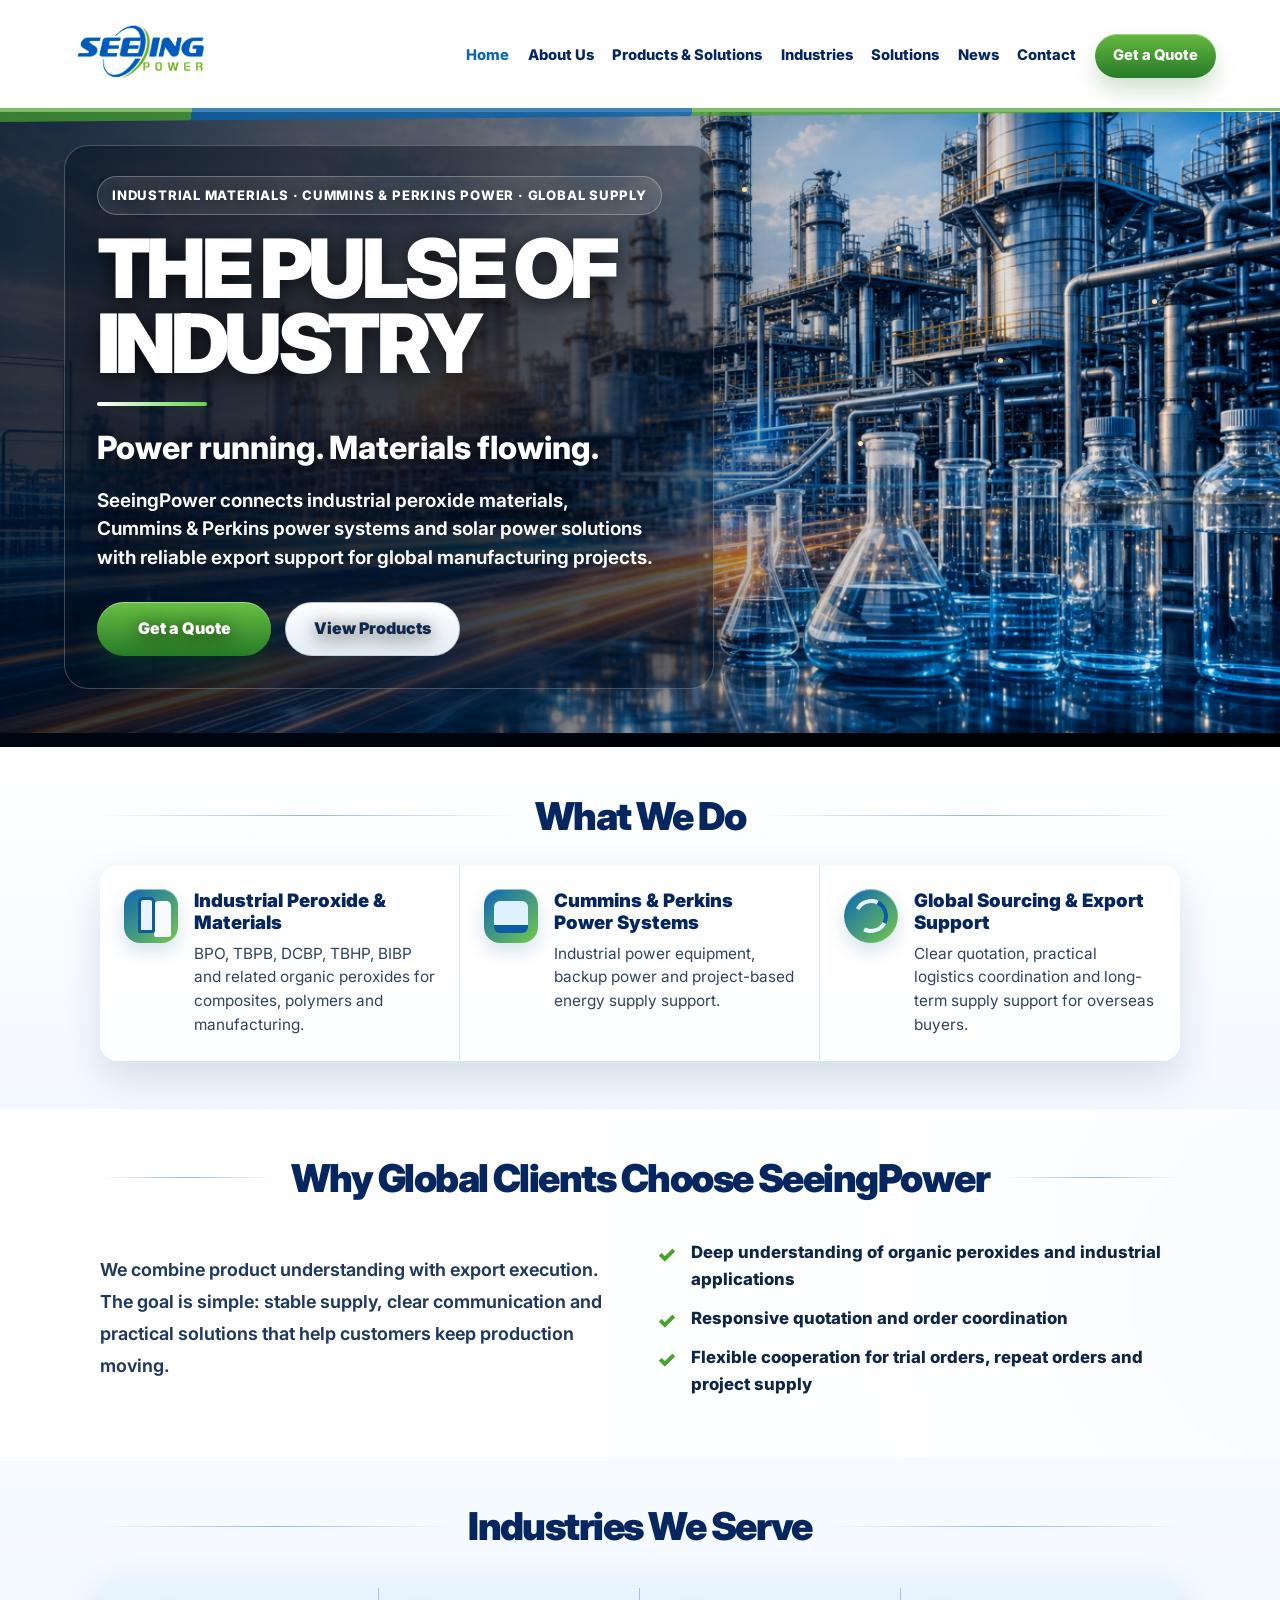
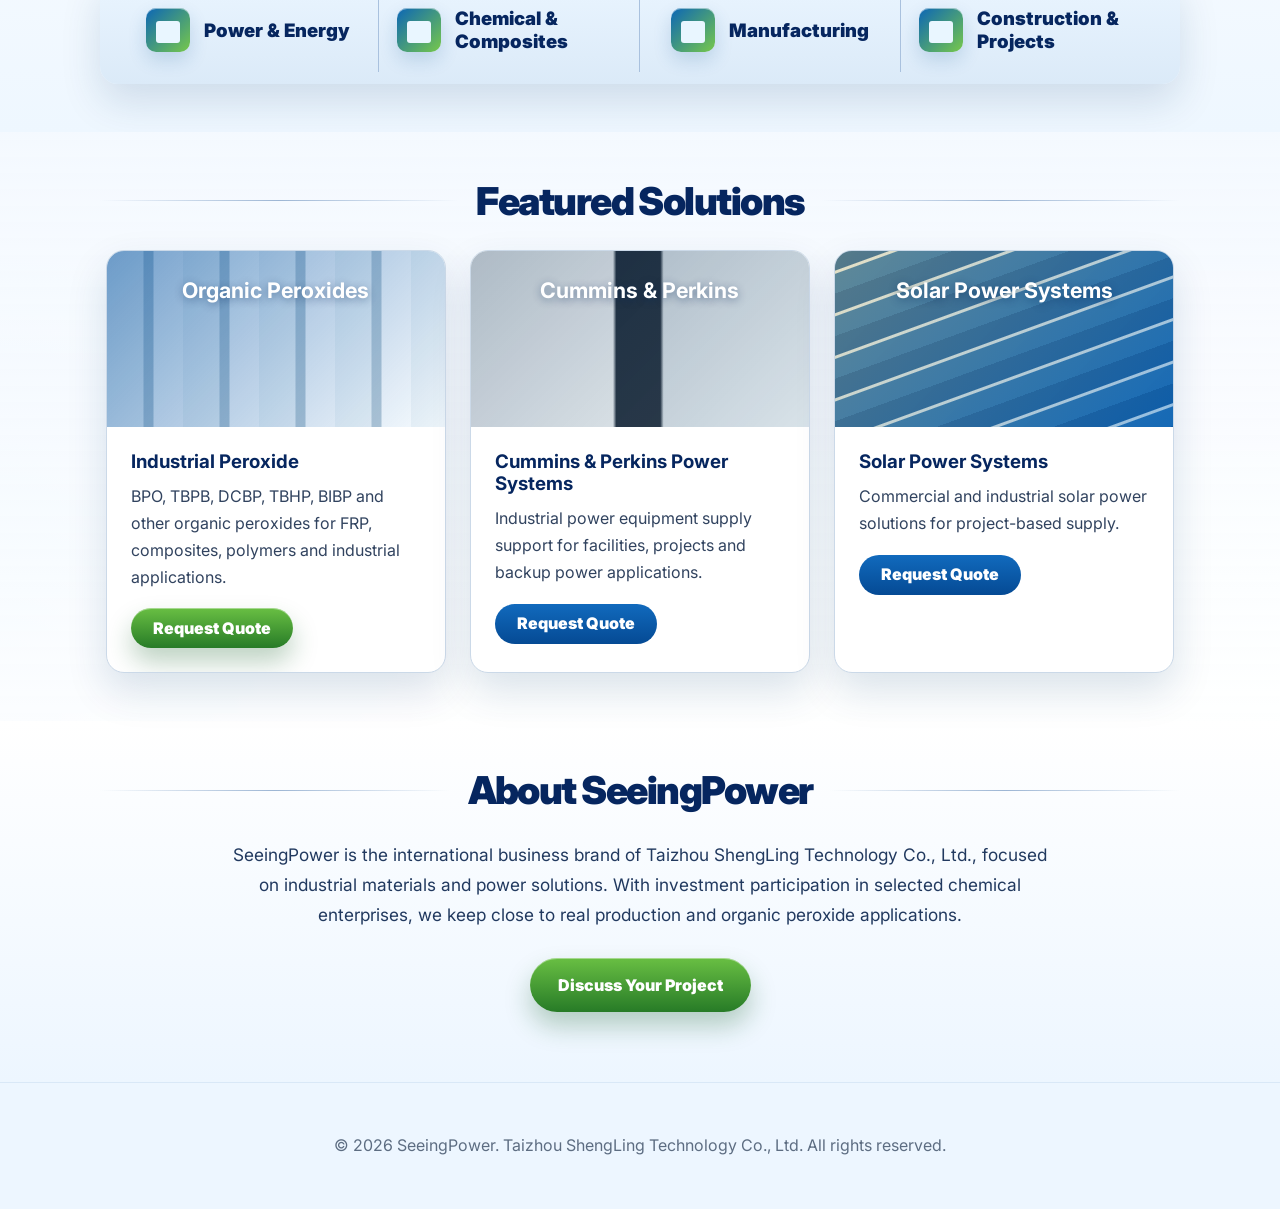
<file: index.html>
<!DOCTYPE html>
<html lang="en">
<head>
  <meta charset="UTF-8" />
  <meta name="viewport" content="width=device-width, initial-scale=1.0" />
  <meta name="description" content="SeeingPower supplies industrial peroxides, Cummins and Perkins power systems, solar power systems and sourcing support for global manufacturers and industrial buyers." />
  <meta name="keywords" content="SeeingPower, industrial peroxide supplier China, BPO supplier, TBPB supplier, TBHP supplier, Cummins power systems, Perkins power systems, solar power systems, industrial sourcing" />
  <meta name="author" content="Taizhou ShengLing Technology Co., Ltd." />
  <meta name="robots" content="index, follow" />
  <link rel="canonical" href="https://jackychatgpt.github.io/jackychatgpt-seeingpower-website/" />
  <meta property="og:title" content="SeeingPower | The Pulse of Industry" />
  <meta property="og:description" content="Power running. Materials flowing. Industrial peroxide, Cummins & Perkins power systems and export sourcing support from China." />
  <meta property="og:type" content="website" />
  <meta property="og:url" content="https://jackychatgpt.github.io/jackychatgpt-seeingpower-website/" />
  <meta property="og:image" content="https://jackychatgpt.github.io/jackychatgpt-seeingpower-website/assets/images/pulse-industry-hero.png" />
  <title>SeeingPower | Industrial Peroxide & Cummins Perkins Power Systems</title>
  <link rel="preconnect" href="https://fonts.googleapis.com" />
  <link rel="preconnect" href="https://fonts.gstatic.com" crossorigin />
  <link href="https://fonts.googleapis.com/css2?family=Inter:wght@400;500;600;700;800;900&display=swap" rel="stylesheet" />
  <link rel="stylesheet" href="css/style.css?v=20260620-structure-1" />
  <link rel="stylesheet" href="css/hero-photo.css?v=20260620-hero-structure-1" />
</head>
<body>
  <header class="site-header" data-header>
    <a class="brand" href="index.html" aria-label="SeeingPower home">
      <img class="brand-logo" src="assets/images/seeingpower-logo.png?v=9" alt="SeeingPower" />
    </a>
    <button class="nav-toggle" type="button" aria-label="Open navigation" aria-expanded="false" data-nav-toggle><span></span><span></span><span></span></button>
    <nav class="main-nav" data-nav>
      <a class="active" href="index.html">Home</a>
      <a href="about.html">About Us</a>
      <a href="products.html">Products &amp; Solutions</a>
      <a href="#industries">Industries</a>
      <a href="#featured-solutions">Solutions</a>
      <a href="news.html">News</a>
      <a href="contact.html">Contact</a>
      <a class="nav-cta" href="contact.html#get-quote">Get a Quote</a>
    </nav>
  </header>

  <main>
    <section class="hero hero-photo" id="home" aria-label="SeeingPower industrial photo banner">
      <div class="hero-copy reveal">
        <p class="hero-kicker">Industrial Materials · Cummins & Perkins Power · Global Supply</p>
        <h1>THE PULSE OF INDUSTRY</h1>
        <span class="title-rule" aria-hidden="true"></span>
        <p class="hero-subtitle">Power running. Materials flowing.</p>
        <p class="hero-description">
          SeeingPower connects industrial peroxide materials, Cummins & Perkins power systems and solar power solutions with reliable export support for global manufacturing projects.
        </p>
        <div class="hero-actions">
          <a class="btn btn-green" href="contact.html#get-quote">Get a Quote</a>
          <a class="btn btn-light" href="products.html">View Products</a>
        </div>
      </div>
    </section>

    <section class="section what-we-do" id="what-we-do">
      <div class="section-title"><span></span><h2>What We Do</h2><span></span></div>
      <div class="service-grid reveal">
        <article class="service-item"><span class="icon icon-material"></span><div><h3>Industrial Peroxide & Materials</h3><p>BPO, TBPB, DCBP, TBHP, BIBP and related organic peroxides for composites, polymers and manufacturing.</p></div></article>
        <article class="service-item"><span class="icon icon-power"></span><div><h3>Cummins & Perkins Power Systems</h3><p>Industrial power equipment, backup power and project-based energy supply support.</p></div></article>
        <article class="service-item"><span class="icon icon-global"></span><div><h3>Global Sourcing & Export Support</h3><p>Clear quotation, practical logistics coordination and long-term supply support for overseas buyers.</p></div></article>
      </div>
    </section>

    <section class="section why-section" id="why-choose-us">
      <div class="section-title"><span></span><h2>Why Global Clients Choose SeeingPower</h2><span></span></div>
      <div class="why-layout reveal">
        <div>
          <p class="lead-text">We combine product understanding with export execution. The goal is simple: stable supply, clear communication and practical solutions that help customers keep production moving.</p>
        </div>
        <ul class="check-list">
          <li>Deep understanding of organic peroxides and industrial applications</li>
          <li>Responsive quotation and order coordination</li>
          <li>Flexible cooperation for trial orders, repeat orders and project supply</li>
        </ul>
      </div>
    </section>

    <section class="section industries" id="industries">
      <div class="section-title"><span></span><h2>Industries We Serve</h2><span></span></div>
      <div class="industry-strip reveal">
        <article><span class="mini-icon power"></span><h3>Power & Energy</h3></article>
        <article><span class="mini-icon chemical"></span><h3>Chemical & Composites</h3></article>
        <article><span class="mini-icon manufacturing"></span><h3>Manufacturing</h3></article>
        <article><span class="mini-icon oil"></span><h3>Construction & Projects</h3></article>
      </div>
    </section>

    <section class="section featured" id="featured-solutions">
      <div class="section-title"><span></span><h2>Featured Solutions</h2><span></span></div>
      <div class="solution-grid reveal">
        <article class="solution-card"><div class="solution-art art-peroxide"><strong>Organic Peroxides</strong></div><div class="solution-body"><h3>Industrial Peroxide</h3><p>BPO, TBPB, DCBP, TBHP, BIBP and other organic peroxides for FRP, composites, polymers and industrial applications.</p><a href="contact.html#get-quote" class="small-btn green">Request Quote</a></div></article>
        <article class="solution-card"><div class="solution-art art-equipment"><strong>Cummins & Perkins</strong></div><div class="solution-body"><h3>Cummins & Perkins Power Systems</h3><p>Industrial power equipment supply support for facilities, projects and backup power applications.</p><a href="contact.html#get-quote" class="small-btn blue">Request Quote</a></div></article>
        <article class="solution-card"><div class="solution-art art-solar"><strong>Solar Power Systems</strong></div><div class="solution-body"><h3>Solar Power Systems</h3><p>Commercial and industrial solar power solutions for project-based supply.</p><a href="contact.html#get-quote" class="small-btn blue">Request Quote</a></div></article>
      </div>
    </section>

    <section class="section about-preview" id="about-preview">
      <div class="section-title"><span></span><h2>About SeeingPower</h2><span></span></div>
      <p>SeeingPower is the international business brand of Taizhou ShengLing Technology Co., Ltd., focused on industrial materials and power solutions. With investment participation in selected chemical enterprises, we keep close to real production and organic peroxide applications.</p>
      <a class="btn btn-green" href="contact.html#get-quote">Discuss Your Project</a>
    </section>
  </main>

  <footer class="site-footer"><p>© <span data-year></span> SeeingPower. Taizhou ShengLing Technology Co., Ltd. All rights reserved.</p></footer>
  <script src="js/main.js?v=20260620-structure-1"></script>
</body>
</html>
</file>
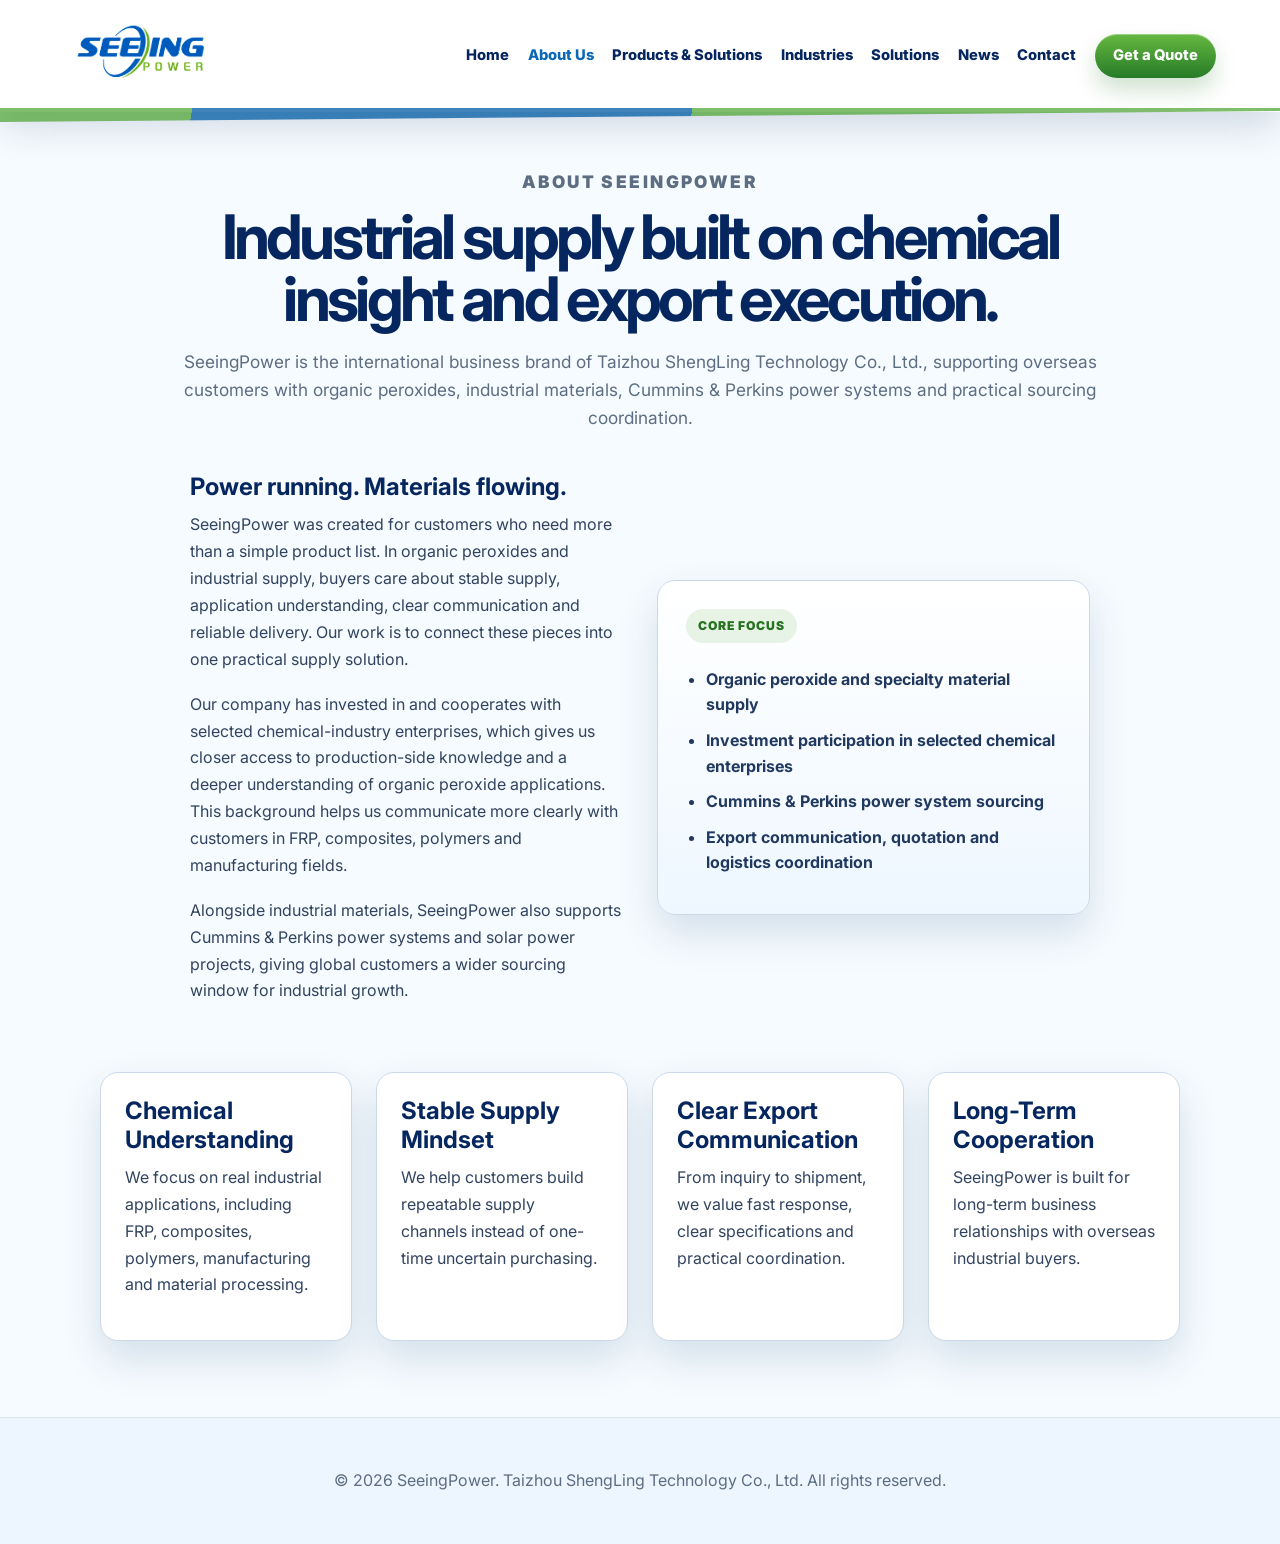
<file: about.html>
<!DOCTYPE html>
<html lang="en">
<head>
  <meta charset="UTF-8" />
  <meta name="viewport" content="width=device-width, initial-scale=1.0" />
  <meta name="description" content="About SeeingPower, the international business brand of Taizhou ShengLing Technology Co., Ltd., supplying organic peroxides, industrial materials and power system solutions." />
  <meta name="robots" content="index, follow" />
  <link rel="canonical" href="https://jackychatgpt.github.io/jackychatgpt-seeingpower-website/about.html" />
  <title>About Us | SeeingPower</title>
  <link rel="preconnect" href="https://fonts.googleapis.com" />
  <link rel="preconnect" href="https://fonts.gstatic.com" crossorigin />
  <link href="https://fonts.googleapis.com/css2?family=Inter:wght@400;500;600;700;800;900&display=swap" rel="stylesheet" />
  <link rel="stylesheet" href="css/style.css?v=4" />
  <script type="application/ld+json">
  {
    "@context": "https://schema.org",
    "@type": "AboutPage",
    "name": "About SeeingPower",
    "url": "https://jackychatgpt.github.io/jackychatgpt-seeingpower-website/about.html",
    "about": {
      "@type": "Organization",
      "name": "SeeingPower",
      "legalName": "Taizhou ShengLing Technology Co., Ltd."
    }
  }
  </script>
</head>
<body>
  <header class="site-header inner-header" data-header><a class="brand" href="index.html" aria-label="SeeingPower home"><img class="brand-logo" src="assets/images/seeingpower-logo.png?v=9" alt="SeeingPower" /></a><button class="nav-toggle" type="button" aria-label="Open navigation" aria-expanded="false" data-nav-toggle><span></span><span></span><span></span></button><nav class="main-nav" data-nav><a href="index.html">Home</a><a class="active" href="about.html">About Us</a><a href="products.html">Products &amp; Solutions</a><a href="index.html#industries">Industries</a><a href="index.html#featured-solutions">Solutions</a><a href="news.html">News</a><a href="contact.html">Contact</a><a class="nav-cta" href="contact.html#get-quote">Get a Quote</a></nav></header>
  <main class="page-main">
    <section class="page-hero about-hero"><p class="eyebrow">About SeeingPower</p><h1>Industrial supply built on chemical insight and export execution.</h1><p>SeeingPower is the international business brand of Taizhou ShengLing Technology Co., Ltd., supporting overseas customers with organic peroxides, industrial materials, Cummins & Perkins power systems and practical sourcing coordination.</p></section>

    <section class="content-section about-story">
      <div class="story-copy reveal">
        <h2>Power running. Materials flowing.</h2>
        <p>SeeingPower was created for customers who need more than a simple product list. In organic peroxides and industrial supply, buyers care about stable supply, application understanding, clear communication and reliable delivery. Our work is to connect these pieces into one practical supply solution.</p>
        <p>Our company has invested in and cooperates with selected chemical-industry enterprises, which gives us closer access to production-side knowledge and a deeper understanding of organic peroxide applications. This background helps us communicate more clearly with customers in FRP, composites, polymers and manufacturing fields.</p>
        <p>Alongside industrial materials, SeeingPower also supports Cummins & Perkins power systems and solar power projects, giving global customers a wider sourcing window for industrial growth.</p>
      </div>
      <div class="story-panel reveal">
        <span class="panel-label">Core Focus</span>
        <ul>
          <li>Organic peroxide and specialty material supply</li>
          <li>Investment participation in selected chemical enterprises</li>
          <li>Cummins & Perkins power system sourcing</li>
          <li>Export communication, quotation and logistics coordination</li>
        </ul>
      </div>
    </section>

    <section class="page-grid four value-grid reveal">
      <article class="page-card"><h2>Chemical Understanding</h2><p>We focus on real industrial applications, including FRP, composites, polymers, manufacturing and material processing.</p></article>
      <article class="page-card"><h2>Stable Supply Mindset</h2><p>We help customers build repeatable supply channels instead of one-time uncertain purchasing.</p></article>
      <article class="page-card"><h2>Clear Export Communication</h2><p>From inquiry to shipment, we value fast response, clear specifications and practical coordination.</p></article>
      <article class="page-card"><h2>Long-Term Cooperation</h2><p>SeeingPower is built for long-term business relationships with overseas industrial buyers.</p></article>
    </section>
  </main>
  <footer class="site-footer"><p>© <span data-year></span> SeeingPower. Taizhou ShengLing Technology Co., Ltd. All rights reserved.</p></footer><script src="js/main.js"></script>
</body>
</html>
</file>
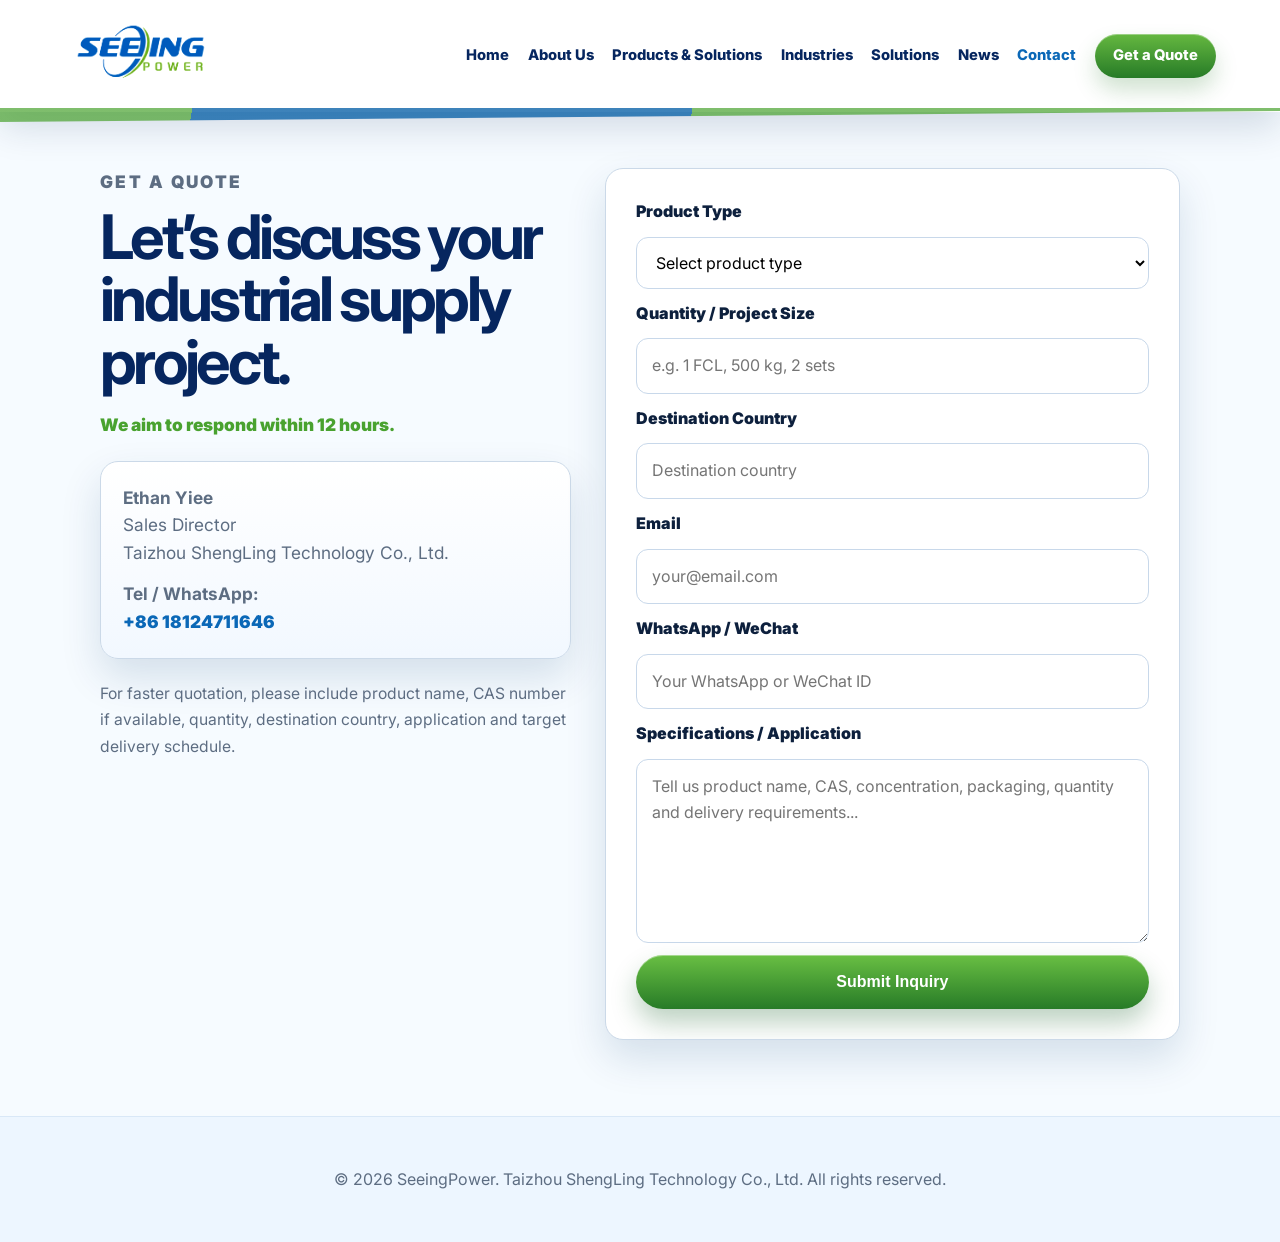
<file: contact.html>
<!DOCTYPE html>
<html lang="en">
<head>
  <meta charset="UTF-8" />
  <meta name="viewport" content="width=device-width, initial-scale=1.0" />
  <meta name="description" content="Contact Ethan Yiee at SeeingPower for organic peroxide, Cummins & Perkins power system and solar power system quotations. Tel/WhatsApp: +86 18124711646." />
  <meta name="keywords" content="SeeingPower quote, organic peroxide quote, BPO quote, TBPB quote, Cummins Perkins power system quote, solar system supplier, Ethan Yiee" />
  <meta name="robots" content="index, follow" />
  <link rel="canonical" href="https://jackychatgpt.github.io/jackychatgpt-seeingpower-website/contact.html" />
  <title>Get a Quote | Contact SeeingPower</title>
  <link rel="preconnect" href="https://fonts.googleapis.com" />
  <link rel="preconnect" href="https://fonts.gstatic.com" crossorigin />
  <link href="https://fonts.googleapis.com/css2?family=Inter:wght@400;500;600;700;800;900&display=swap" rel="stylesheet" />
  <link rel="stylesheet" href="css/style.css?v=4" />
  <script type="application/ld+json">
  {
    "@context": "https://schema.org",
    "@type": "ContactPage",
    "name": "Contact SeeingPower",
    "url": "https://jackychatgpt.github.io/jackychatgpt-seeingpower-website/contact.html",
    "mainEntity": {
      "@type": "Organization",
      "name": "SeeingPower",
      "contactPoint": {
        "@type": "ContactPoint",
        "name": "Ethan Yiee",
        "contactType": "sales",
        "telephone": "+86-18124711646",
        "availableLanguage": ["English", "Chinese"]
      }
    }
  }
  </script>
</head>
<body>
  <header class="site-header inner-header" data-header><a class="brand" href="index.html" aria-label="SeeingPower home"><img class="brand-logo" src="assets/images/seeingpower-logo.png?v=9" alt="SeeingPower" /></a><button class="nav-toggle" type="button" aria-label="Open navigation" aria-expanded="false" data-nav-toggle><span></span><span></span><span></span></button><nav class="main-nav" data-nav><a href="index.html">Home</a><a href="about.html">About Us</a><a href="products.html">Products &amp; Solutions</a><a href="index.html#industries">Industries</a><a href="index.html#featured-solutions">Solutions</a><a href="news.html">News</a><a class="active" href="contact.html">Contact</a><a class="nav-cta" href="#get-quote">Get a Quote</a></nav></header>
  <main class="page-main">
    <section class="quote-layout" id="get-quote">
      <div class="contact-intro reveal">
        <p class="eyebrow">Get a Quote</p>
        <h1>Let’s discuss your industrial supply project.</h1>
        <p class="response-note">We aim to respond within 12 hours.</p>
        <div class="contact-card">
          <p><strong>Ethan Yiee</strong><br />Sales Director<br />Taizhou ShengLing Technology Co., Ltd.</p>
          <p><strong>Tel / WhatsApp:</strong><br /><a href="tel:+8618124711646">+86 18124711646</a></p>
        </div>
        <p class="contact-note">For faster quotation, please include product name, CAS number if available, quantity, destination country, application and target delivery schedule.</p>
      </div>
      <form class="quote-form reveal" action="mailto:info@seeingpower.com" method="post" enctype="text/plain">
        <label for="product-type">Product Type</label>
        <select id="product-type" name="product-type" required><option value="">Select product type</option><option>Organic Peroxides</option><option>BPO / TBPB / DCBP / TBHP / BIBP</option><option>Cummins & Perkins Power Systems</option><option>Solar Power Systems</option><option>Other Industrial Materials</option></select>
        <label for="quantity">Quantity / Project Size</label>
        <input id="quantity" name="quantity" type="text" placeholder="e.g. 1 FCL, 500 kg, 2 sets" required />
        <label for="country">Destination Country</label>
        <input id="country" name="country" type="text" placeholder="Destination country" required />
        <label for="email">Email</label>
        <input id="email" name="email" type="email" placeholder="your@email.com" required />
        <label for="whatsapp">WhatsApp / WeChat</label>
        <input id="whatsapp" name="whatsapp-wechat" type="text" placeholder="Your WhatsApp or WeChat ID" />
        <label for="message">Specifications / Application</label>
        <textarea id="message" name="message" rows="6" placeholder="Tell us product name, CAS, concentration, packaging, quantity and delivery requirements..." required></textarea>
        <button class="btn btn-green" type="submit">Submit Inquiry</button>
      </form>
    </section>
  </main>
  <footer class="site-footer"><p>© <span data-year></span> SeeingPower. Taizhou ShengLing Technology Co., Ltd. All rights reserved.</p></footer><script src="js/main.js"></script>
</body>
</html>
</file>
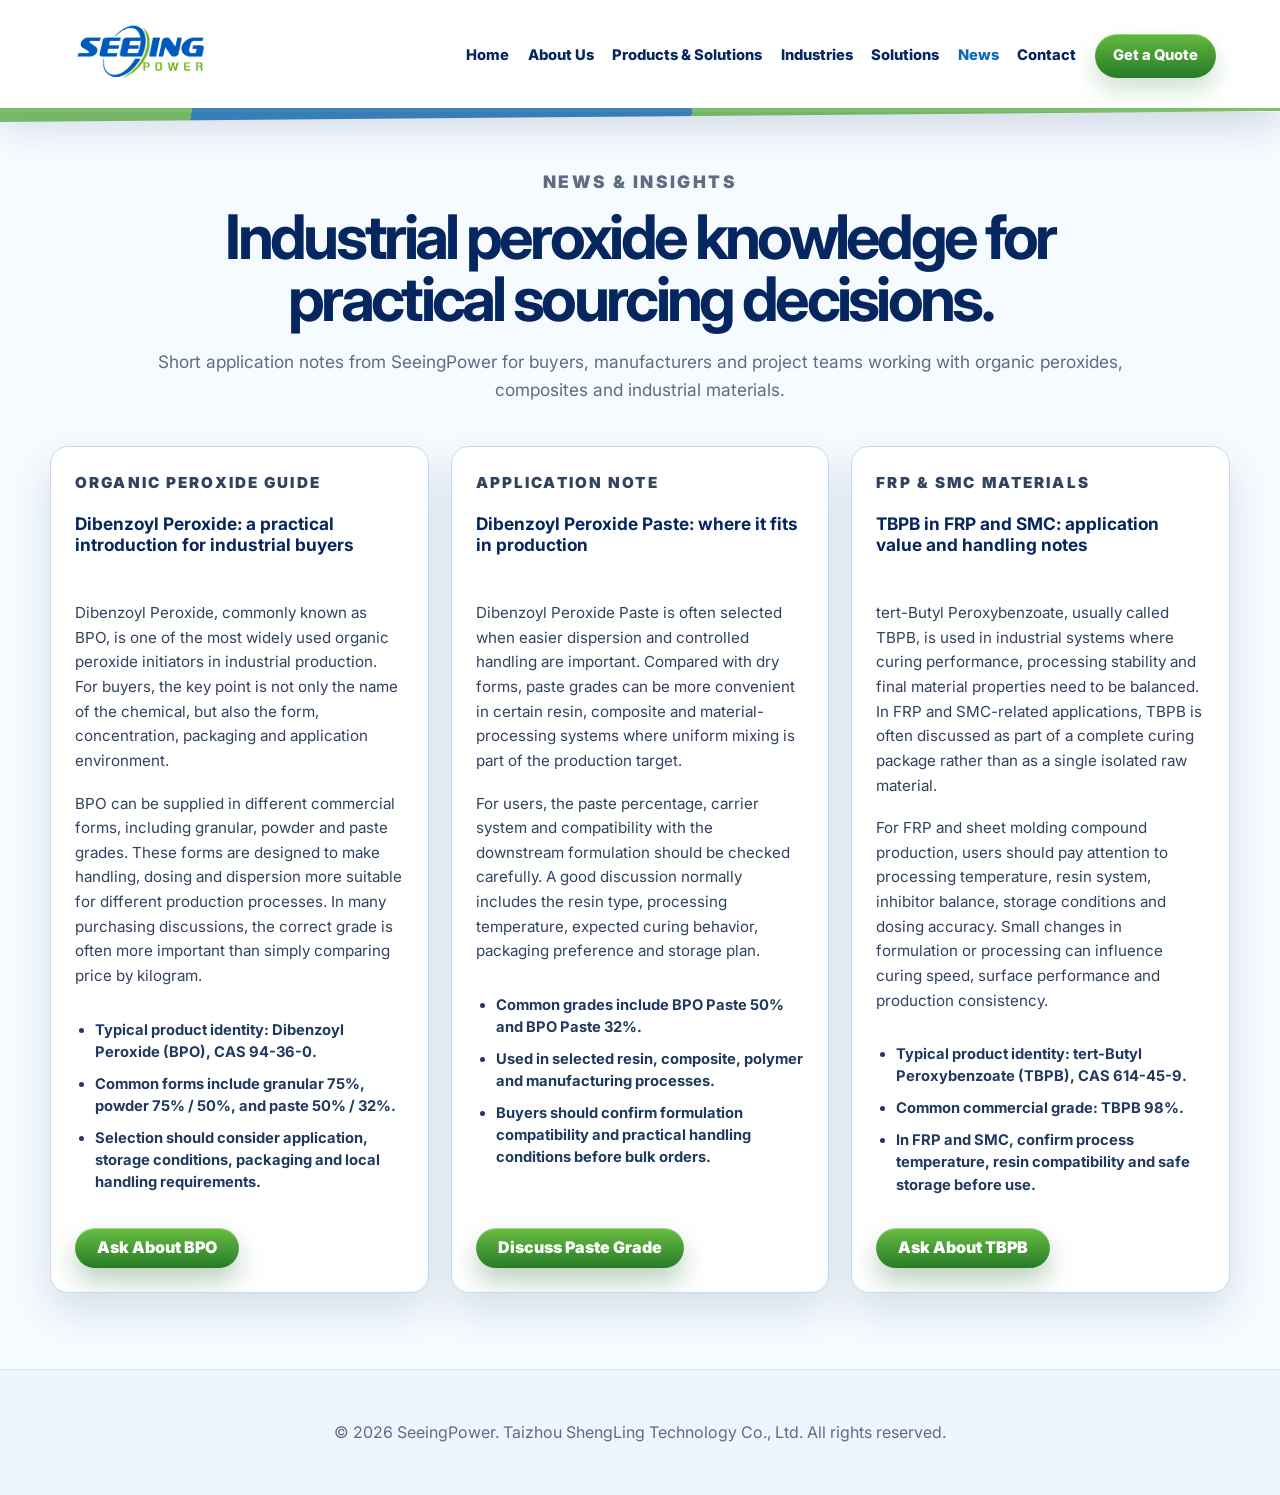
<file: news.html>
<!DOCTYPE html>
<html lang="en">
<head>
  <meta charset="UTF-8" />
  <meta name="viewport" content="width=device-width, initial-scale=1.0" />
  <meta name="description" content="SeeingPower industrial insights: Dibenzoyl Peroxide introduction, Dibenzoyl Peroxide Paste applications, and TBPB use in FRP and SMC materials." />
  <meta name="keywords" content="Dibenzoyl Peroxide introduction, Dibenzoyl Peroxide Paste application, TBPB FRP SMC, BPO organic peroxide, SeeingPower news" />
  <meta name="robots" content="index, follow" />
  <link rel="canonical" href="https://jackychatgpt.github.io/jackychatgpt-seeingpower-website/news.html" />
  <title>News & Industrial Insights | SeeingPower</title>
  <link rel="preconnect" href="https://fonts.googleapis.com" />
  <link rel="preconnect" href="https://fonts.gstatic.com" crossorigin />
  <link href="https://fonts.googleapis.com/css2?family=Inter:wght@400;500;600;700;800;900&display=swap" rel="stylesheet" />
  <link rel="stylesheet" href="css/style.css?v=20260620-structure-1" />
  <link rel="stylesheet" href="css/news-layout.css?v=20260620-horizontal-1" />
  <script type="application/ld+json">
  {
    "@context": "https://schema.org",
    "@type": "Blog",
    "name": "SeeingPower News & Industrial Insights",
    "url": "https://jackychatgpt.github.io/jackychatgpt-seeingpower-website/news.html",
    "blogPost": [
      {
        "@type": "BlogPosting",
        "headline": "Dibenzoyl Peroxide: A Practical Introduction for Industrial Buyers",
        "about": "Dibenzoyl Peroxide"
      },
      {
        "@type": "BlogPosting",
        "headline": "Dibenzoyl Peroxide Paste: Applications and Selection Notes",
        "about": "Dibenzoyl Peroxide Paste"
      },
      {
        "@type": "BlogPosting",
        "headline": "TBPB in FRP and SMC: Application Value and Handling Notes",
        "about": "tert-Butyl Peroxybenzoate"
      }
    ]
  }
  </script>
</head>
<body>
  <header class="site-header inner-header" data-header><a class="brand" href="index.html" aria-label="SeeingPower home"><img class="brand-logo" src="assets/images/seeingpower-logo.png?v=9" alt="SeeingPower" /></a><button class="nav-toggle" type="button" aria-label="Open navigation" aria-expanded="false" data-nav-toggle><span></span><span></span><span></span></button><nav class="main-nav" data-nav><a href="index.html">Home</a><a href="about.html">About Us</a><a href="products.html">Products &amp; Solutions</a><a href="index.html#industries">Industries</a><a href="index.html#featured-solutions">Solutions</a><a class="active" href="news.html">News</a><a href="contact.html">Contact</a><a class="nav-cta" href="contact.html#get-quote">Get a Quote</a></nav></header>
  <main class="page-main">
    <section class="page-hero">
      <p class="eyebrow">News & Insights</p>
      <h1>Industrial peroxide knowledge for practical sourcing decisions.</h1>
      <p>Short application notes from SeeingPower for buyers, manufacturers and project teams working with organic peroxides, composites and industrial materials.</p>
    </section>

    <section class="news-grid reveal">
      <article class="news-card">
        <p class="eyebrow">Organic Peroxide Guide</p>
        <h2>Dibenzoyl Peroxide: a practical introduction for industrial buyers</h2>
        <p>Dibenzoyl Peroxide, commonly known as BPO, is one of the most widely used organic peroxide initiators in industrial production. For buyers, the key point is not only the name of the chemical, but also the form, concentration, packaging and application environment.</p>
        <p>BPO can be supplied in different commercial forms, including granular, powder and paste grades. These forms are designed to make handling, dosing and dispersion more suitable for different production processes. In many purchasing discussions, the correct grade is often more important than simply comparing price by kilogram.</p>
        <ul class="compact-list">
          <li>Typical product identity: Dibenzoyl Peroxide (BPO), CAS 94-36-0.</li>
          <li>Common forms include granular 75%, powder 75% / 50%, and paste 50% / 32%.</li>
          <li>Selection should consider application, storage conditions, packaging and local handling requirements.</li>
        </ul>
        <a class="small-btn green" href="contact.html#get-quote">Ask About BPO</a>
      </article>

      <article class="news-card">
        <p class="eyebrow">Application Note</p>
        <h2>Dibenzoyl Peroxide Paste: where it fits in production</h2>
        <p>Dibenzoyl Peroxide Paste is often selected when easier dispersion and controlled handling are important. Compared with dry forms, paste grades can be more convenient in certain resin, composite and material-processing systems where uniform mixing is part of the production target.</p>
        <p>For users, the paste percentage, carrier system and compatibility with the downstream formulation should be checked carefully. A good discussion normally includes the resin type, processing temperature, expected curing behavior, packaging preference and storage plan.</p>
        <ul class="compact-list">
          <li>Common grades include BPO Paste 50% and BPO Paste 32%.</li>
          <li>Used in selected resin, composite, polymer and manufacturing processes.</li>
          <li>Buyers should confirm formulation compatibility and practical handling conditions before bulk orders.</li>
        </ul>
        <a class="small-btn green" href="contact.html#get-quote">Discuss Paste Grade</a>
      </article>

      <article class="news-card">
        <p class="eyebrow">FRP & SMC Materials</p>
        <h2>TBPB in FRP and SMC: application value and handling notes</h2>
        <p>tert-Butyl Peroxybenzoate, usually called TBPB, is used in industrial systems where curing performance, processing stability and final material properties need to be balanced. In FRP and SMC-related applications, TBPB is often discussed as part of a complete curing package rather than as a single isolated raw material.</p>
        <p>For FRP and sheet molding compound production, users should pay attention to processing temperature, resin system, inhibitor balance, storage conditions and dosing accuracy. Small changes in formulation or processing can influence curing speed, surface performance and production consistency.</p>
        <ul class="compact-list">
          <li>Typical product identity: tert-Butyl Peroxybenzoate (TBPB), CAS 614-45-9.</li>
          <li>Common commercial grade: TBPB 98%.</li>
          <li>In FRP and SMC, confirm process temperature, resin compatibility and safe storage before use.</li>
        </ul>
        <a class="small-btn green" href="contact.html#get-quote">Ask About TBPB</a>
      </article>
    </section>
  </main>
  <footer class="site-footer"><p>© <span data-year></span> SeeingPower. Taizhou ShengLing Technology Co., Ltd. All rights reserved.</p></footer><script src="js/main.js?v=20260620-structure-1"></script>
</body>
</html>
</file>
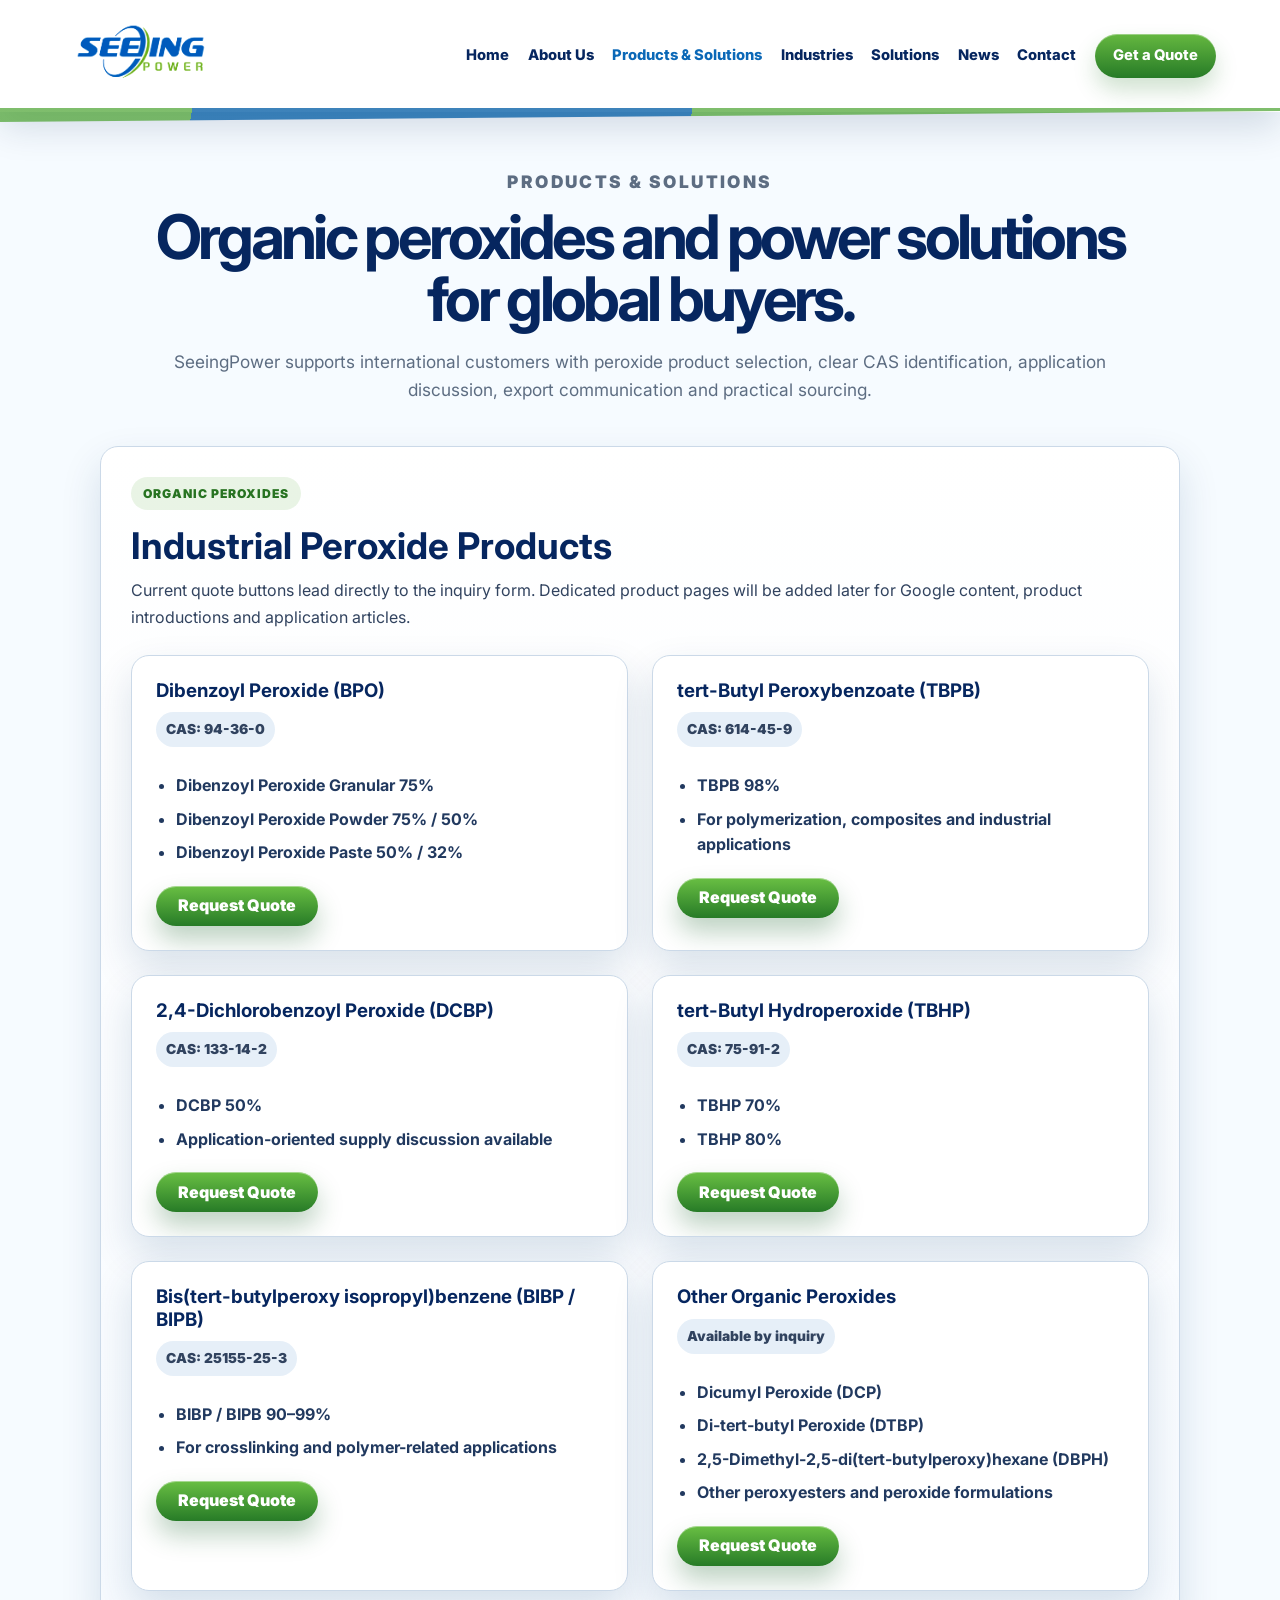
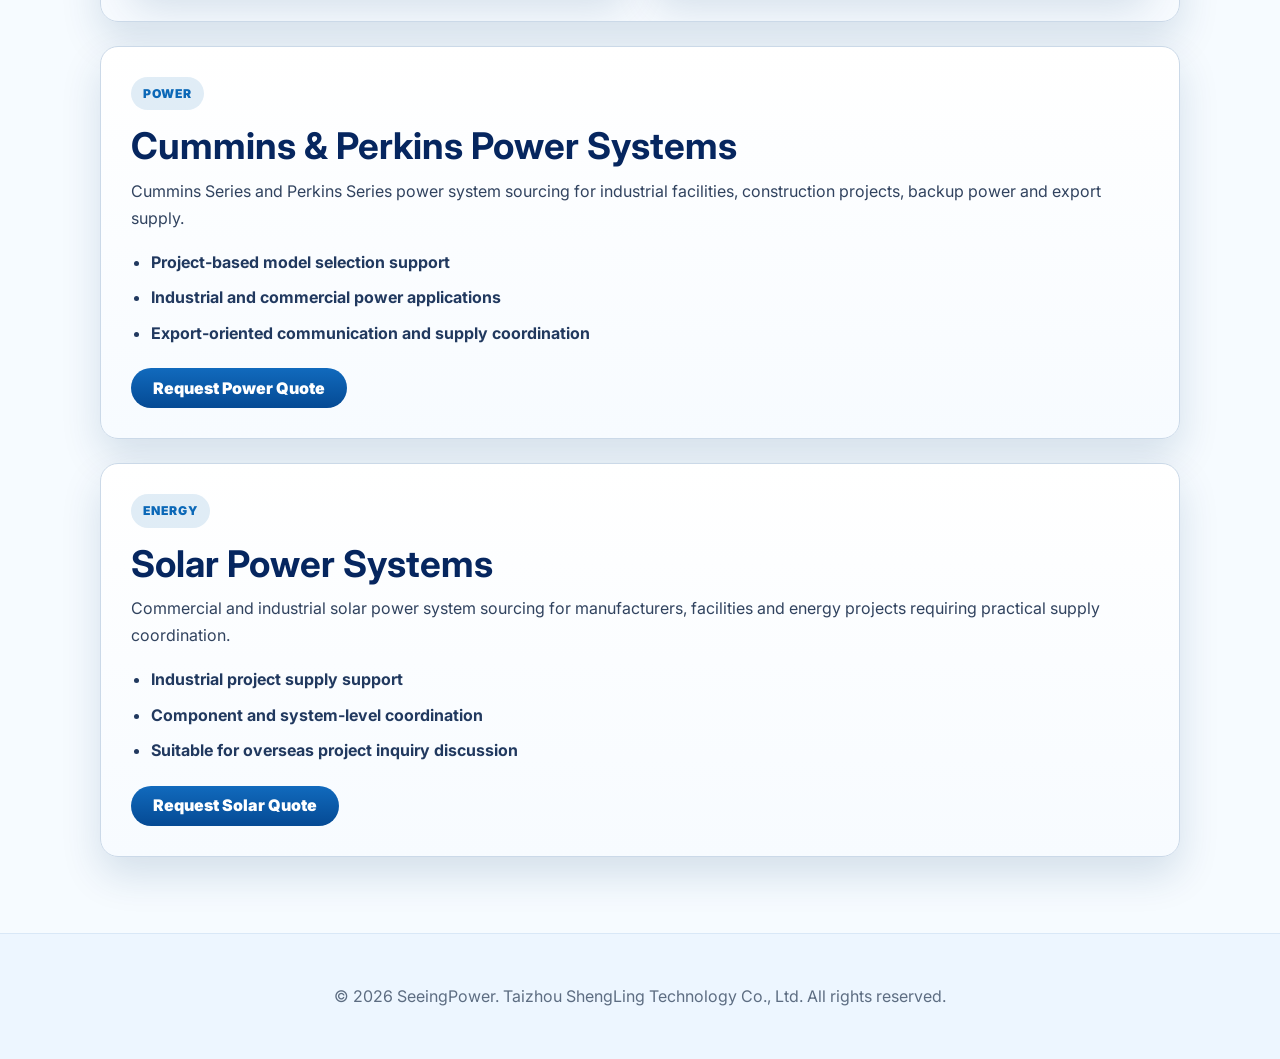
<file: products.html>
<!DOCTYPE html>
<html lang="en">
<head>
  <meta charset="UTF-8" />
  <meta name="viewport" content="width=device-width, initial-scale=1.0" />
  <meta name="description" content="SeeingPower supplies organic peroxides including BPO, TBPB, DCBP, TBHP, BIBP and other peroxide products, plus Cummins & Perkins power systems and solar power systems." />
  <meta name="keywords" content="BPO CAS 94-36-0, dibenzoyl peroxide supplier, TBPB CAS 614-45-9, DCBP CAS 133-14-2, TBHP CAS 75-91-2, BIBP CAS 25155-25-3, organic peroxide supplier China, Cummins Perkins power systems" />
  <meta name="robots" content="index, follow" />
  <link rel="canonical" href="https://jackychatgpt.github.io/jackychatgpt-seeingpower-website/products.html" />
  <title>Organic Peroxides & Power Systems | Products | SeeingPower</title>
  <link rel="preconnect" href="https://fonts.googleapis.com" />
  <link rel="preconnect" href="https://fonts.gstatic.com" crossorigin />
  <link href="https://fonts.googleapis.com/css2?family=Inter:wght@400;500;600;700;800;900&display=swap" rel="stylesheet" />
  <link rel="stylesheet" href="css/style.css?v=4" />
  <script type="application/ld+json">
  {
    "@context": "https://schema.org",
    "@type": "ItemList",
    "name": "SeeingPower Organic Peroxides and Power Solutions",
    "itemListElement": [
      {"@type": "ListItem", "position": 1, "name": "Dibenzoyl Peroxide (BPO), CAS 94-36-0"},
      {"@type": "ListItem", "position": 2, "name": "tert-Butyl Peroxybenzoate (TBPB), CAS 614-45-9"},
      {"@type": "ListItem", "position": 3, "name": "2,4-Dichlorobenzoyl Peroxide (DCBP), CAS 133-14-2"},
      {"@type": "ListItem", "position": 4, "name": "tert-Butyl Hydroperoxide (TBHP), CAS 75-91-2"},
      {"@type": "ListItem", "position": 5, "name": "Bis(tert-butylperoxy isopropyl)benzene (BIBP/BIPB), CAS 25155-25-3"}
    ]
  }
  </script>
</head>
<body>
  <header class="site-header inner-header" data-header><a class="brand" href="index.html" aria-label="SeeingPower home"><img class="brand-logo" src="assets/images/seeingpower-logo.png?v=9" alt="SeeingPower" /></a><button class="nav-toggle" type="button" aria-label="Open navigation" aria-expanded="false" data-nav-toggle><span></span><span></span><span></span></button><nav class="main-nav" data-nav><a href="index.html">Home</a><a href="about.html">About Us</a><a class="active" href="products.html">Products &amp; Solutions</a><a href="index.html#industries">Industries</a><a href="index.html#featured-solutions">Solutions</a><a href="news.html">News</a><a href="contact.html">Contact</a><a class="nav-cta" href="contact.html#get-quote">Get a Quote</a></nav></header>
  <main class="page-main">
    <section class="page-hero"><p class="eyebrow">Products & Solutions</p><h1>Organic peroxides and power solutions for global buyers.</h1><p>SeeingPower supports international customers with peroxide product selection, clear CAS identification, application discussion, export communication and practical sourcing.</p></section>

    <section class="product-list">
      <article class="product-detail-card reveal" id="industrial-peroxides">
        <div class="product-badge">Organic Peroxides</div>
        <h2>Industrial Peroxide Products</h2>
        <p>Current quote buttons lead directly to the inquiry form. Dedicated product pages will be added later for Google content, product introductions and application articles.</p>
        <div class="peroxide-grid">
          <article class="peroxide-item"><h3>Dibenzoyl Peroxide (BPO)</h3><p class="cas">CAS: 94-36-0</p><ul><li>Dibenzoyl Peroxide Granular 75%</li><li>Dibenzoyl Peroxide Powder 75% / 50%</li><li>Dibenzoyl Peroxide Paste 50% / 32%</li></ul><a class="small-btn green" href="contact.html#get-quote">Request Quote</a></article>
          <article class="peroxide-item"><h3>tert-Butyl Peroxybenzoate (TBPB)</h3><p class="cas">CAS: 614-45-9</p><ul><li>TBPB 98%</li><li>For polymerization, composites and industrial applications</li></ul><a class="small-btn green" href="contact.html#get-quote">Request Quote</a></article>
          <article class="peroxide-item"><h3>2,4-Dichlorobenzoyl Peroxide (DCBP)</h3><p class="cas">CAS: 133-14-2</p><ul><li>DCBP 50%</li><li>Application-oriented supply discussion available</li></ul><a class="small-btn green" href="contact.html#get-quote">Request Quote</a></article>
          <article class="peroxide-item"><h3>tert-Butyl Hydroperoxide (TBHP)</h3><p class="cas">CAS: 75-91-2</p><ul><li>TBHP 70%</li><li>TBHP 80%</li></ul><a class="small-btn green" href="contact.html#get-quote">Request Quote</a></article>
          <article class="peroxide-item"><h3>Bis(tert-butylperoxy isopropyl)benzene (BIBP / BIPB)</h3><p class="cas">CAS: 25155-25-3</p><ul><li>BIBP / BIPB 90–99%</li><li>For crosslinking and polymer-related applications</li></ul><a class="small-btn green" href="contact.html#get-quote">Request Quote</a></article>
          <article class="peroxide-item"><h3>Other Organic Peroxides</h3><p class="cas">Available by inquiry</p><ul><li>Dicumyl Peroxide (DCP)</li><li>Di-tert-butyl Peroxide (DTBP)</li><li>2,5-Dimethyl-2,5-di(tert-butylperoxy)hexane (DBPH)</li><li>Other peroxyesters and peroxide formulations</li></ul><a class="small-btn green" href="contact.html#get-quote">Request Quote</a></article>
        </div>
      </article>

      <article class="product-detail-card reveal" id="cummins-perkins-power-systems">
        <div class="product-badge blue">Power</div>
        <h2>Cummins & Perkins Power Systems</h2>
        <p>Cummins Series and Perkins Series power system sourcing for industrial facilities, construction projects, backup power and export supply.</p>
        <ul class="compact-list"><li>Project-based model selection support</li><li>Industrial and commercial power applications</li><li>Export-oriented communication and supply coordination</li></ul>
        <a class="small-btn blue" href="contact.html#get-quote">Request Power Quote</a>
      </article>
      <article class="product-detail-card reveal" id="solar-power-systems">
        <div class="product-badge blue">Energy</div>
        <h2>Solar Power Systems</h2>
        <p>Commercial and industrial solar power system sourcing for manufacturers, facilities and energy projects requiring practical supply coordination.</p>
        <ul class="compact-list"><li>Industrial project supply support</li><li>Component and system-level coordination</li><li>Suitable for overseas project inquiry discussion</li></ul>
        <a class="small-btn blue" href="contact.html#get-quote">Request Solar Quote</a>
      </article>
    </section>
  </main>
  <footer class="site-footer"><p>© <span data-year></span> SeeingPower. Taizhou ShengLing Technology Co., Ltd. All rights reserved.</p></footer><script src="js/main.js"></script>
</body>
</html>
</file>
<file: css/style.css>
:root {
  --navy: #06265f;
  --navy-deep: #031a43;
  --blue: #0b68b7;
  --blue-soft: #eaf5ff;
  --green: #49a22f;
  --green-dark: #277321;
  --ink: #0d203d;
  --muted: #5d6d82;
  --line: #c8d8ea;
  --card: rgba(255,255,255,0.94);
  --shadow: 0 18px 40px rgba(9, 55, 105, 0.14);
}

* { box-sizing: border-box; }
html { scroll-behavior: smooth; }
body { margin: 0; font-family: Inter, -apple-system, BlinkMacSystemFont, "Segoe UI", sans-serif; color: var(--ink); background: #f6fbff; line-height: 1.6; }
a { color: inherit; text-decoration: none; }

.site-header { position: fixed; inset: 0 0 auto; z-index: 50; min-height: 110px; display: flex; align-items: center; justify-content: space-between; gap: 24px; padding: 10px clamp(20px, 5vw, 66px); background: #fff; box-shadow: 0 16px 38px rgba(7, 32, 78, 0.11); transition: min-height 0.25s ease, box-shadow 0.25s ease; }
.site-header::after { content: ""; position: absolute; left: 0; right: 0; bottom: -10px; height: 14px; background: linear-gradient(100deg, rgba(73,162,47,0.82) 0 15%, rgba(11,98,168,0.92) 15% 54%, rgba(73,162,47,0.82) 54% 100%); clip-path: polygon(0 0, 100% 0, 100% 22%, 0 100%); opacity: 0.86; pointer-events: none; }
.site-header.scrolled, .inner-header { min-height: 100px; background: #fff; box-shadow: 0 16px 34px rgba(7, 32, 78, 0.14); }
.brand { display: inline-flex; align-items: center; flex: 0 0 auto; width: clamp(285px, 28vw, 430px); min-width: 285px; height: 92px; overflow: hidden; border-radius: 12px; background: #fff; }
.brand-logo { display: block; width: 100%; height: 100%; object-fit: contain; object-position: left center; transform: scale(1.31); transform-origin: left center; filter: saturate(1.08) contrast(1.06); opacity: 1; }
.main-nav { display: flex; align-items: center; gap: clamp(9px, 1.45vw, 22px); }
.main-nav a { color: var(--navy); font-size: 0.92rem; font-weight: 800; white-space: nowrap; }
.main-nav a:hover, .main-nav a.active { color: var(--blue); }
.nav-cta { display: inline-flex; align-items: center; justify-content: center; min-height: 44px; padding: 0 18px; border-radius: 999px; color: #fff !important; background: linear-gradient(180deg, #65b840, #277b27); box-shadow: inset 0 1px 0 rgba(255,255,255,0.35), 0 12px 22px rgba(39,123,39,0.22); }
.nav-toggle { display: none; border: 0; background: transparent; padding: 8px; }
.nav-toggle span { display: block; width: 24px; height: 2px; margin: 5px 0; background: var(--navy); }

.hero { position: relative !important; min-height: 760px; padding: 176px clamp(22px, 7vw, 96px) 95px; background: radial-gradient(circle at 78% 40%, rgba(46, 176, 255, 0.28), transparent 34%), radial-gradient(circle at 28% 58%, rgba(81, 208, 72, 0.18), transparent 28%), #061b42 !important; overflow: hidden; isolation: isolate; color: #fff; }
.hero::before, .hero::after, .network-pattern, .energy-lines, .hero-proof, .industrial-scene { display: none !important; content: none !important; background: none !important; }
.hero-video-bg { position: absolute; inset: 0; z-index: 0; width: 100%; height: 100%; object-fit: cover; object-position: center center; opacity: 0.98; transform: scale(1.018); filter: saturate(1.18) contrast(1.08) brightness(0.9); background: #061b42; }
.hero-video-fallback { position: absolute; inset: 0; z-index: -1; pointer-events: none; background: radial-gradient(circle at 74% 42%, rgba(54, 174, 255, 0.48), transparent 34%), radial-gradient(circle at 22% 62%, rgba(96, 202, 68, 0.26), transparent 30%), linear-gradient(135deg, #031936 0%, #07336e 48%, #081f3e 100%); }
.hero-motion-layer { position: absolute; inset: 0; z-index: 1; pointer-events: none; background: linear-gradient(115deg, transparent 0 28%, rgba(255,255,255,0.12) 35%, transparent 45% 100%), radial-gradient(circle at 82% 28%, rgba(82,190,255,0.18), transparent 22%); mix-blend-mode: screen; opacity: 0.56; animation: heroMotionWash 7s ease-in-out infinite alternate; }
.hero-readable-layer { position: absolute; inset: 0; z-index: 1; pointer-events: none; background: linear-gradient( 90deg, rgba(0, 10, 28, 0.54) 0%, rgba(0, 10, 28, 0.35) 32%, rgba(0, 10, 28, 0.10) 62%, rgba(0, 10, 28, 0.00) 100% ); }
.hero-overlay { display: none !important; content: none !important; background: none !important; }
.hero-copy { position: relative; z-index: 2; width: min(650px, 100%); padding: 30px 32px 32px; border-radius: 24px; background: rgba(3, 12, 32, 0.55); border: 1px solid rgba(255, 255, 255, 0.22); box-shadow: 0 24px 60px rgba(0, 12, 34, 0.28); text-shadow: 0 4px 22px rgba(0, 0, 0, 0.78); backdrop-filter: blur(4px); }
.hero-kicker { display: inline-flex; margin: 0 0 16px; padding: 8px 14px; border: 1px solid rgba(255,255,255,0.28); border-radius: 999px; background: rgba(255,255,255,0.12); color: #fff; font-weight: 800; font-size: 0.82rem; letter-spacing: 0.06em; text-transform: uppercase; }
.hero h1 { margin: 0; font-size: clamp(3.25rem, 6.4vw, 5.8rem); line-height: 0.92; font-weight: 900; letter-spacing: -0.055em; }
.title-rule { display: block; width: 110px; height: 4px; margin: 20px 0 16px; background: linear-gradient(90deg, #fff, #65d44b); border-radius: 999px; }
.hero-subtitle { margin: 0 0 14px; font-size: clamp(1.42rem, 2.5vw, 2.08rem); font-weight: 800; }
.hero-description { max-width: 560px; margin: 0 0 30px; font-size: clamp(1rem, 1.55vw, 1.18rem); font-weight: 650; line-height: 1.5; }
.hero h1, .hero-kicker, .hero-subtitle, .hero-description { color: #fff; text-shadow: 0 4px 22px rgba(0, 0, 0, 0.8); }
.hero-actions { display: flex; gap: 14px; flex-wrap: wrap; }
.btn, .small-btn { display: inline-flex; align-items: center; justify-content: center; border: 0; font-weight: 900; cursor: pointer; transition: transform 0.2s ease, box-shadow 0.2s ease; }
.btn:hover, .small-btn:hover { transform: translateY(-2px); }
.btn { min-height: 54px; min-width: 174px; padding: 0 28px; border-radius: 999px; font-size: 1rem; }
.btn-green, .small-btn.green { color: #fff; background: linear-gradient(180deg, #69bf43, #277b27); box-shadow: inset 0 1px 0 rgba(255,255,255,0.4), 0 14px 26px rgba(18,93,36,0.28); }
.btn-light { color: #10284c; background: linear-gradient(180deg, #ffffff, #e4edf5); border: 1px solid rgba(2,31,82,0.20); box-shadow: 0 12px 22px rgba(8,42,83,0.20); }

.section { width: 100%; padding: 48px clamp(20px, 7vw, 110px); background: linear-gradient(180deg, #fff, #f4f9ff); }
.section-title { display: grid; grid-template-columns: minmax(40px, 1fr) auto minmax(40px, 1fr); gap: 18px; align-items: center; width: min(1080px, 100%); margin: 0 auto 28px; text-align: center; }
.section-title span { height: 1px; background: linear-gradient(90deg, transparent, #9db6d4, transparent); }
.section-title h2 { margin: 0; color: var(--navy); font-size: clamp(1.85rem, 3vw, 2.5rem); line-height: 1.1; font-weight: 900; letter-spacing: -0.04em; }
.service-grid, .industry-strip { display: grid; width: min(1080px, 100%); margin: 0 auto; border-radius: 18px; background: var(--card); box-shadow: var(--shadow); overflow: hidden; }
.service-grid { grid-template-columns: repeat(3, 1fr); }
.service-item { display: flex; align-items: flex-start; gap: 16px; min-height: 142px; padding: 24px 24px; border-right: 1px solid #d6e4f2; }
.service-item:last-child, .industry-strip article:last-child { border-right: 0; }
.service-item h3, .industry-strip h3 { margin: 0; color: var(--navy); font-size: 1.16rem; font-weight: 900; line-height: 1.2; }
.service-item p { margin: 8px 0 0; color: #31435f; font-size: 0.96rem; line-height: 1.55; }
.icon, .mini-icon { flex: 0 0 auto; position: relative; width: 54px; height: 54px; border-radius: 16px; background: linear-gradient(135deg, #0c66b6, #77c84a); box-shadow: inset 0 1px 0 rgba(255,255,255,0.5), 0 8px 18px rgba(20,88,151,0.18); }
.icon-power::before { content: ""; position: absolute; inset: 12px 10px 10px; border-radius: 6px; background: #dff0ff; border-bottom: 8px solid #0d5ba5; }
.icon-material::before { content: ""; position: absolute; left: 14px; bottom: 10px; width: 11px; height: 30px; background: #e9f6ff; border: 3px solid #0d5ba5; border-radius: 5px 5px 2px 2px; box-shadow: 16px 4px 0 #f7fbff; }
.icon-global { border-radius: 50%; }
.icon-global::before { content: ""; position: absolute; inset: 10px; border: 4px solid #e8f6ff; border-left-color: transparent; border-right-color: #0b5ca7; border-radius: 50%; transform: rotate(-18deg); }
.why-section { background: linear-gradient(90deg, rgba(255,255,255,0.98), rgba(255,255,255,0.9)), radial-gradient(circle at right center, rgba(101,184,236,0.42), transparent 36%); }
.why-layout, .content-section { display: grid; grid-template-columns: 1fr 1fr; gap: 34px; align-items: center; width: min(1080px, 100%); margin: 0 auto; }
.lead-text { margin: 0; color: #21395f; font-size: 1.12rem; line-height: 1.8; font-weight: 650; }
.check-list { margin: 0; padding: 0; list-style: none; color: #102646; font-size: 1.05rem; font-weight: 800; }
.check-list li { position: relative; margin: 12px 0; padding-left: 34px; }
.check-list li::before { content: "✓"; position: absolute; left: 0; top: -2px; color: var(--green); font-size: 1.35rem; font-weight: 900; }
.industries { background: linear-gradient(180deg, #f7fbff, #eef7ff); }
.industry-strip { grid-template-columns: repeat(4, 1fr); padding: 12px 18px; background: linear-gradient(180deg, #eaf5ff, #dbeaf8); }
.industry-strip article { display: flex; align-items: center; justify-content: center; gap: 14px; min-height: 84px; padding: 12px 18px; border-right: 1px solid #a9c1de; }
.mini-icon { width: 44px; height: 44px; border-radius: 10px; }
.mini-icon::before { content: ""; position: absolute; left: 10px; right: 10px; bottom: 9px; height: 22px; border-radius: 3px; background: #e9f6ff; }
.featured { background: linear-gradient(180deg, rgba(244,249,255,0.8), rgba(255,255,255,0.94)), radial-gradient(circle at left bottom, rgba(81,177,241,0.35), transparent 36%); }
.solution-grid, .page-grid, .peroxide-grid, .news-grid { display: grid; gap: 24px; width: min(1080px, calc(100% - 32px)); margin: 0 auto; }
.solution-grid, .page-grid { grid-template-columns: repeat(3, 1fr); }
.peroxide-grid { grid-template-columns: repeat(2, 1fr); width: 100%; margin-top: 24px; }
.news-grid { grid-template-columns: repeat(3, 1fr); }
.solution-card, .page-card, .quote-form, .story-panel, .product-detail-card, .contact-card, .peroxide-item, .news-card { overflow: hidden; border: 1px solid #cbd9e8; border-radius: 18px; background: #fff; box-shadow: var(--shadow); }
.solution-art { min-height: 176px; display: flex; align-items: flex-start; justify-content: center; padding-top: 22px; color: #fff; font-size: 1.34rem; font-weight: 900; text-shadow: 0 2px 8px rgba(0,40,90,0.45); }
.art-peroxide { background: linear-gradient(135deg, rgba(6,84,161,0.55), rgba(255,255,255,0.12)), repeating-linear-gradient(90deg, #e9f2f8 0 36px, #abc2d3 37px 46px, #f7fbff 47px 76px); }
.art-solar { background: linear-gradient(135deg, rgba(252,194,66,0.3), rgba(6,93,170,0.35)), repeating-linear-gradient(160deg, #0f5ba8 0 18px, #dcefff 19px 21px, #1d70bd 22px 40px); }
.art-equipment { background: linear-gradient(135deg, rgba(7,36,69,0.28), rgba(255,255,255,0.08)), linear-gradient(90deg, #eef4f7 0 42%, #1d2d3d 43% 56%, #d5e0e7 57% 100%); }
.solution-body, .page-card, .peroxide-item, .news-card { padding: 24px; }
.solution-body h3, .page-card h2, .product-detail-card h2, .story-copy h2, .peroxide-item h3, .news-card h2 { margin: 0 0 10px; color: var(--navy); line-height: 1.18; }
.solution-body p, .page-card p, .product-detail-card p, .story-copy p, .peroxide-item p, .news-card p { margin: 0 0 18px; color: #31435f; line-height: 1.68; }
.cas { display: inline-flex; padding: 6px 10px; border-radius: 999px; background: rgba(11,104,183,0.10); color: var(--blue); font-size: 0.86rem; font-weight: 900; }
.peroxide-item ul { margin: 0 0 20px; padding-left: 20px; color: #21395f; font-weight: 700; }
.peroxide-item li { margin: 8px 0; }
.small-btn { min-height: 40px; padding: 0 22px; border-radius: 999px; color: #fff; }
.small-btn.blue { background: linear-gradient(180deg, #116abd, #054a94); }
.about-preview { text-align: center; background: linear-gradient(180deg, #fff, #edf6ff); padding-bottom: 70px; }
.about-preview p { width: min(820px, 100%); margin: 0 auto 28px; color: #21395f; font-size: 1.08rem; line-height: 1.75; }
.site-footer { padding: 34px 20px; text-align: center; color: var(--muted); background: #edf6ff; border-top: 1px solid #d9e8f7; }
.reveal { opacity: 0; transform: translateY(22px); transition: opacity 0.65s ease, transform 0.65s ease; }
.reveal.visible { opacity: 1; transform: none; }

.page-main { padding: 168px 0 76px; }
.page-hero { width: min(980px, calc(100% - 36px)); margin: 0 auto 42px; text-align: center; }
.page-hero.about-hero { max-width: 1050px; }
.eyebrow { margin: 0 0 10px; color: var(--green); font-size: 0.82rem; font-weight: 900; letter-spacing: 0.14em; text-transform: uppercase; }
.page-hero h1, .quote-layout h1 { margin: 0; color: var(--navy); font-size: clamp(2.25rem, 4.8vw, 4.6rem); line-height: 1.02; letter-spacing: -0.06em; }
.page-hero p, .quote-layout p { color: var(--muted); font-size: 1.08rem; }
.page-grid.four { grid-template-columns: repeat(4, 1fr); }
.content-section { padding: 0 clamp(20px, 7vw, 110px) 42px; }
.story-copy { min-width: 0; }
.story-panel { padding: 28px; background: linear-gradient(180deg, #ffffff, #eef7ff); }
.panel-label, .product-badge { display: inline-flex; margin-bottom: 14px; padding: 7px 12px; border-radius: 999px; background: rgba(73,162,47,0.12); color: var(--green-dark); font-size: 0.76rem; font-weight: 900; letter-spacing: 0.08em; text-transform: uppercase; }
.product-badge.blue { background: rgba(11,104,183,0.12); color: var(--blue); }
.story-panel ul, .compact-list { margin: 0; padding-left: 20px; color: #21395f; font-weight: 700; }
.story-panel li, .compact-list li { margin: 10px 0; }
.value-grid { margin-top: 8px; }
.product-list { display: grid; grid-template-columns: 1fr; gap: 24px; width: min(1080px, calc(100% - 36px)); margin: 0 auto; }
.product-detail-card { padding: 30px; background: linear-gradient(180deg, #fff, #f7fbff); }
.product-detail-card h2 { font-size: clamp(1.7rem, 3vw, 2.3rem); }
.compact-list { margin-bottom: 22px; }
.quote-layout { display: grid; grid-template-columns: 0.9fr 1.1fr; gap: 34px; align-items: start; width: min(1080px, calc(100% - 36px)); margin: 0 auto; }
.response-note { color: var(--green) !important; font-weight: 900; }
.contact-card { padding: 22px; margin: 22px 0; background: linear-gradient(180deg, #fff, #f2f8ff); }
.contact-card p { margin: 0 0 14px; }
.contact-card p:last-child { margin-bottom: 0; }
.contact-card a { color: var(--blue); font-weight: 900; }
.contact-note { font-size: 0.98rem !important; line-height: 1.7; }
.quote-form { display: grid; gap: 12px; padding: 30px; }
.quote-form label { font-weight: 900; color: var(--ink); }
.quote-form input, .quote-form textarea, .quote-form select { width: 100%; border: 1px solid var(--line); border-radius: 12px; padding: 14px 15px; font: inherit; background: #fff; }
.quote-form input:focus, .quote-form textarea:focus, .quote-form select:focus { outline: 3px solid rgba(73,162,47,0.18); border-color: var(--green); }

@keyframes heroFloat { from { transform: translate3d(0, 0, 0) scale(1); filter: saturate(1); } to { transform: translate3d(-18px, -8px, 0) scale(1.025); filter: saturate(1.12); } }
@keyframes networkBeat { 0%, 100% { opacity: 0.32; } 50% { opacity: 0.58; } }
@keyframes energySweep { 0% { transform: translateX(-24%) scaleX(0.72); opacity: 0.25; } 45% { opacity: 1; } 100% { transform: translateX(24%) scaleX(1.08); opacity: 0.35; } }
@keyframes energyDot { 0%, 100% { transform: scale(0.72); opacity: 0.45; } 50% { transform: scale(1.24); opacity: 1; } }
@keyframes heroMotionWash { from { transform: translate3d(-5%, 0, 0) scale(1); opacity: 0.42; } to { transform: translate3d(5%, -1%, 0) scale(1.04); opacity: 0.68; } }


@media (max-width: 900px) {
  .hero { min-height: 710px; padding: 150px 18px 64px; }
  .hero-video-bg { object-position: 60% center; transform: scale(1.06); }
  .hero-readable-layer { background: linear-gradient( 180deg, rgba(0, 10, 28, 0.10) 0%, rgba(0, 10, 28, 0.24) 42%, rgba(0, 10, 28, 0.62) 100% ); }
  .hero-motion-layer { opacity: 0.42; }
  .hero-copy { max-width: 560px; padding: 24px 22px 26px; background: rgba(3, 12, 32, 0.66); }
}

@media (max-width: 560px) {
  .hero { min-height: 680px; padding-top: 132px; }
}


@media (max-width: 900px) {
  .hero { min-height: 710px; padding: 150px 18px 64px; }
  .hero-image-bg { object-position: 58% center; }
  .hero-readable-layer { background: linear-gradient( 180deg, rgba(0, 0, 0, 0.02) 0%, rgba(0, 0, 0, 0.14) 42%, rgba(0, 0, 0, 0.48) 100% ); }
  .hero-copy { max-width: 560px; padding: 24px 22px 26px; background: rgba(0, 0, 0, 0.50); }
}

@media (max-width: 560px) {
  .hero { min-height: 680px; padding-top: 132px; }
}

@media (max-width: 1260px) {
  .brand { width: 330px; min-width: 270px; height: 84px; }
  .main-nav { gap: 12px; }
  .main-nav a { font-size: 0.84rem; }
  .page-grid.four { grid-template-columns: repeat(2, 1fr); }
}

@media (max-width: 1120px) {
  .site-header { min-height: 92px; padding: 9px 18px; }
  .brand { width: 285px; min-width: 240px; height: 74px; }
  .brand-logo { transform: scale(1.26); }
  .nav-toggle { display: block; }
  .main-nav { position: absolute; top: 92px; left: 18px; right: 18px; display: none; flex-direction: column; align-items: stretch; padding: 16px; border-radius: 18px; background: rgba(255,255,255,0.99); box-shadow: 0 18px 45px rgba(7,24,39,0.16); }
  .main-nav.open { display: flex; }
  .main-nav a, .nav-cta { width: 100%; text-align: center; padding: 13px 16px; }
  .hero-copy, .hero-actions, .hero-actions .btn, .about-preview .btn { width: 100%; }
  .service-grid, .industry-strip, .solution-grid, .page-grid, .page-grid.four, .quote-layout, .why-layout, .content-section, .peroxide-grid, .news-grid { grid-template-columns: 1fr; }
  .service-item, .industry-strip article { justify-content: flex-start; border-right: 0; border-bottom: 1px solid #d6e4f2; }
  .service-item:last-child, .industry-strip article:last-child { border-bottom: 0; }
  .section-title { grid-template-columns: 1fr; gap: 10px; }
  .section-title span { display: none; }
  .page-main { padding-top: 140px; }
}

@media (max-width: 560px) {
  .site-header { min-height: 82px; }
  .brand { width: 235px; min-width: 0; height: 64px; }
  .brand-logo { transform: scale(1.23); }
  .main-nav { top: 82px; }
  .hero h1 { font-size: clamp(2.6rem, 14vw, 4.2rem); }
  .hero-subtitle { font-size: 1.28rem; }
  .hero-kicker { font-size: 0.72rem; }
  .hero-actions .btn { width: 100%; }
  .section { padding: 36px 18px; }
  .solution-grid, .page-grid, .peroxide-grid, .news-grid { width: 100%; }
  .product-detail-card, .quote-form, .story-panel, .peroxide-item, .news-card { padding: 22px; }
  .energy-lines { display: none; }
}

@media (prefers-reduced-motion: reduce) {
  *, *::before, *::after { scroll-behavior: auto !important; animation: none !important; transition: none !important; }
  .reveal { opacity: 1; transform: none; }
}
</file>
<file: css/hero-photo.css>
.hero.hero-photo,#home.hero,#home.hero.hero-photo,section.hero.hero-photo{position:relative!important;width:100%!important;min-height:720px!important;padding:145px 5vw 58px!important;overflow:hidden!important;isolation:isolate!important;background-color:#081b33!important;background-image:linear-gradient(90deg,rgba(0,8,22,.82) 0%,rgba(0,8,22,.62) 35%,rgba(0,8,22,.22) 62%,rgba(0,8,22,.04) 100%),url('../assets/images/pulse-industry-hero.png?v=yellow-blink-final-20260620-1')!important;background-size:cover!important;background-position:54% center!important;background-repeat:no-repeat!important}.hero.hero-photo:before,.hero.hero-photo:after,#home.hero:before,#home.hero:after,.hero-video-bg,.hero-video-fallback,.hero-motion-layer,.hero-readable-layer,.hero-overlay,.hero-bg-svg,.hero-bg-img,.hero-trails{display:none!important;content:none!important;opacity:0!important;visibility:hidden!important;background:none!important}.hero.hero-photo .hero-industrial-bg,#home.hero .hero-industrial-bg{position:absolute!important;inset:0!important;z-index:2!important;pointer-events:none!important;display:block!important;background:transparent!important}.hero.hero-photo .light-points,#home.hero .light-points{position:absolute!important;inset:0!important;z-index:2!important;display:block!important;pointer-events:none!important}.hero.hero-photo .light-points span,#home.hero .light-points span{position:absolute!important;display:block!important;width:6px!important;height:6px!important;border-radius:50%!important;background:rgba(255,190,48,.98)!important;box-shadow:0 0 10px rgba(255,190,48,.95),0 0 24px rgba(255,154,24,.85),0 0 42px rgba(255,118,18,.38)!important;animation:spBlink 2.1s ease-in-out infinite!important}.hero.hero-photo .light-points span:nth-child(1){top:25%;left:58%;animation-delay:.1s}.hero.hero-photo .light-points span:nth-child(2){top:33%;left:70%;animation-delay:.6s}.hero.hero-photo .light-points span:nth-child(3){top:48%;left:78%;animation-delay:1.1s}.hero.hero-photo .light-points span:nth-child(4){top:59%;left:67%;animation-delay:1.6s}.hero.hero-photo .light-points span:nth-child(5){top:66%;left:84%;animation-delay:.4s}.hero.hero-photo .light-points span:nth-child(6){top:40%;left:90%;animation-delay:1.3s}.hero.hero-photo .light-points span:nth-child(7){top:74%;left:55%;animation-delay:1.9s}.hero.hero-photo .light-points span:nth-child(n+8){display:none!important}.hero.hero-photo .hero-copy,#home.hero .hero-copy{position:relative!important;z-index:3!important;max-width:650px!important;background:rgba(4,12,26,.44)!important;border:1px solid rgba(255,255,255,.24)!important;box-shadow:0 24px 56px rgba(0,0,0,.24)!important;text-shadow:0 3px 18px rgba(0,0,0,.82)!important;backdrop-filter:blur(1px)!important}.hero.hero-photo .hero-kicker{background:rgba(255,255,255,.10)!important}@keyframes spBlink{0%,100%{opacity:.24;transform:scale(.68)}50%{opacity:1;transform:scale(1.55)}}@media(max-width:1200px){.hero.hero-photo,#home.hero{background-position:60% center!important}}@media(max-width:900px){.hero.hero-photo,#home.hero{min-height:690px!important;padding:132px 18px 52px!important;background-position:68% center!important}.hero.hero-photo .hero-copy,#home.hero .hero-copy{max-width:560px!important;padding:24px 22px 26px!important;background:rgba(4,12,26,.56)!important}.hero.hero-photo .light-points span,#home.hero .light-points span{width:5px!important;height:5px!important}}@media(max-width:560px){.hero.hero-photo,#home.hero{min-height:660px!important;padding-top:126px!important;background-position:72% center!important}.hero.hero-photo .hero-copy,#home.hero .hero-copy{background:rgba(4,12,26,.62)!important}}
</file>
<file: css/news-layout.css>
/* Page-specific layout for News & Industrial Insights */
.news-grid {
  grid-template-columns: repeat(3, minmax(0, 1fr)) !important;
  align-items: stretch;
  width: min(1180px, calc(100% - 36px));
  gap: 22px;
}

.news-card {
  display: flex;
  flex-direction: column;
  min-width: 0;
  padding: 24px !important;
}

.news-card .eyebrow {
  min-height: 18px;
}

.news-card h2 {
  min-height: 74px;
  margin-bottom: 14px !important;
  font-size: clamp(1.08rem, 1.35vw, 1.35rem);
  line-height: 1.22 !important;
}

.news-card p {
  font-size: 0.95rem;
  line-height: 1.62 !important;
}

.news-card .compact-list {
  margin-top: 2px;
  margin-bottom: 22px;
  font-size: 0.92rem;
  line-height: 1.5;
}

.news-card .small-btn {
  margin-top: auto;
  align-self: flex-start;
}

@media (max-width: 900px) {
  .news-grid {
    grid-template-columns: repeat(3, minmax(0, 1fr)) !important;
    gap: 16px;
    width: min(100%, calc(100% - 28px));
  }
  .news-card {
    padding: 18px !important;
  }
  .news-card h2 {
    min-height: 88px;
    font-size: 1rem;
  }
  .news-card p,
  .news-card .compact-list {
    font-size: 0.88rem;
  }
}

@media (max-width: 720px) {
  .news-grid {
    grid-template-columns: 1fr !important;
    width: 100%;
  }
  .news-card h2 {
    min-height: 0;
    font-size: 1.15rem;
  }
}
</file>
